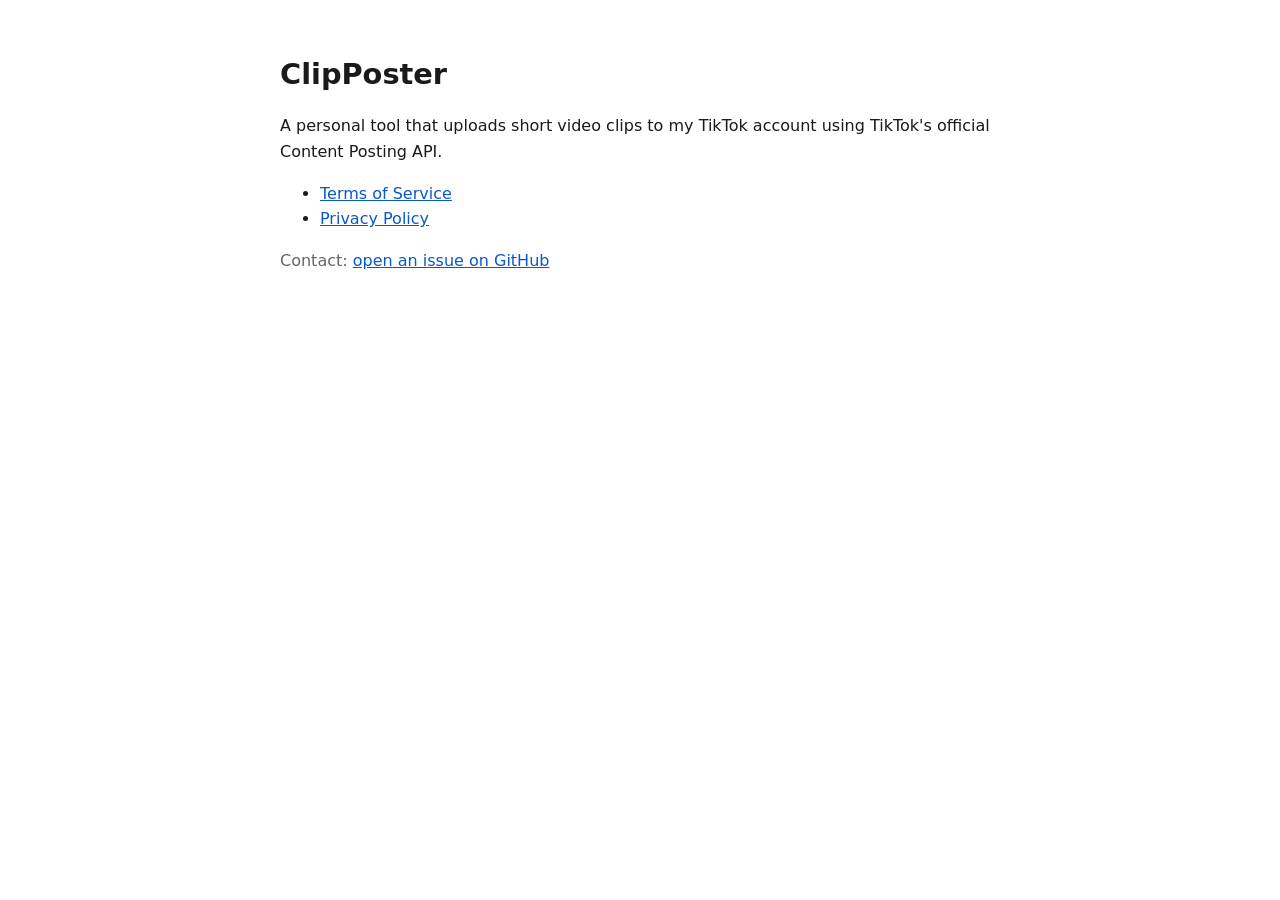
<file: docs/index.html>
<!doctype html>
<html lang="en">
<head>
<meta charset="utf-8">
<meta name="viewport" content="width=device-width, initial-scale=1">
<title>ClipPoster</title>
<link rel="stylesheet" href="style.css">
</head>
<body>
<main>
<h1>ClipPoster</h1>
<p>A personal tool that uploads short video clips to my TikTok account using TikTok's official Content Posting API.</p>
<ul>
  <li><a href="terms.html">Terms of Service</a></li>
  <li><a href="privacy.html">Privacy Policy</a></li>
</ul>
<p class="muted">Contact: <a href="https://github.com/DevPrecious/tiktok-clipper/issues">open an issue on GitHub</a></p>
</main>
</body>
</html>
</file>
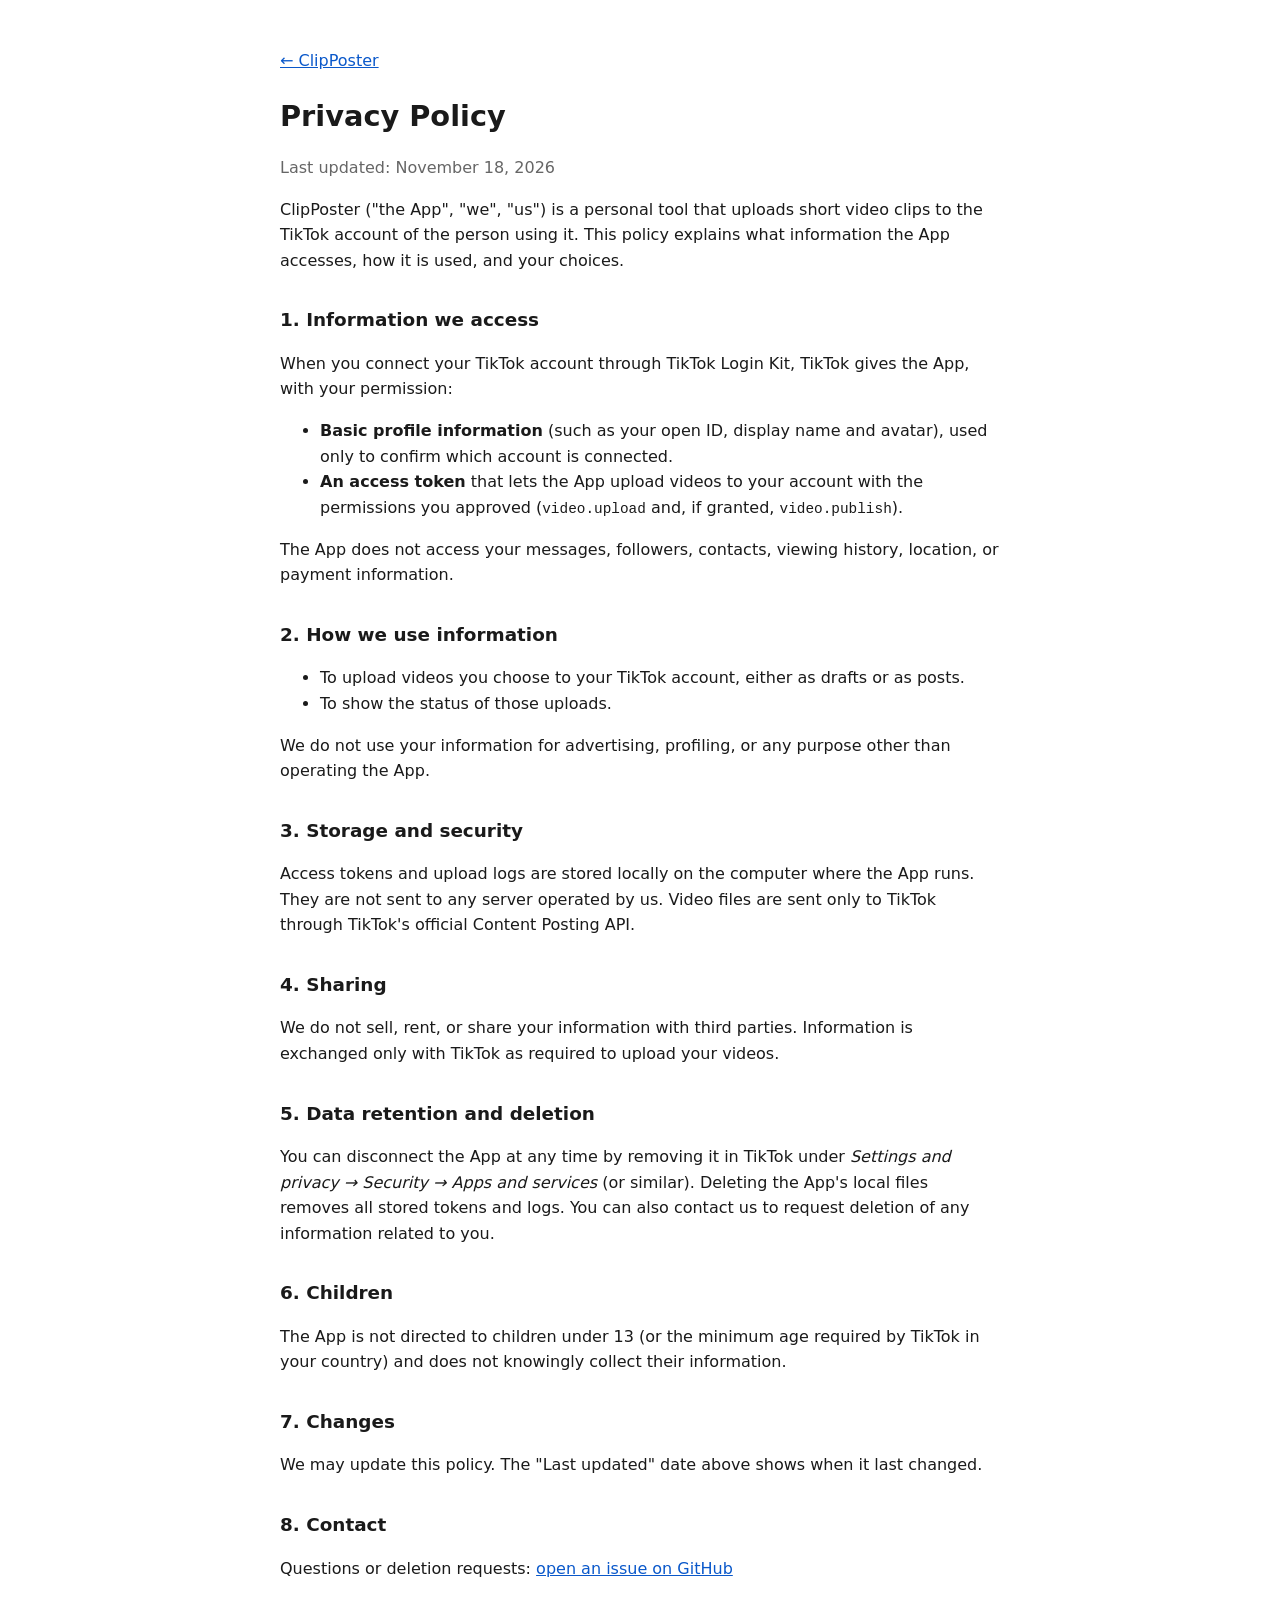
<file: docs/privacy.html>
<!doctype html>
<html lang="en">
<head>
<meta charset="utf-8">
<meta name="viewport" content="width=device-width, initial-scale=1">
<title>ClipPoster – Privacy Policy</title>
<link rel="stylesheet" href="style.css">
</head>
<body>
<main>
<p><a href="index.html">← ClipPoster</a></p>
<h1>Privacy Policy</h1>
<p class="muted">Last updated: November 18, 2026</p>

<p>ClipPoster ("the App", "we", "us") is a personal tool that uploads short video clips to the TikTok account of the person using it. This policy explains what information the App accesses, how it is used, and your choices.</p>

<h2>1. Information we access</h2>
<p>When you connect your TikTok account through TikTok Login Kit, TikTok gives the App, with your permission:</p>
<ul>
  <li><strong>Basic profile information</strong> (such as your open ID, display name and avatar), used only to confirm which account is connected.</li>
  <li><strong>An access token</strong> that lets the App upload videos to your account with the permissions you approved (<code>video.upload</code> and, if granted, <code>video.publish</code>).</li>
</ul>
<p>The App does not access your messages, followers, contacts, viewing history, location, or payment information.</p>

<h2>2. How we use information</h2>
<ul>
  <li>To upload videos you choose to your TikTok account, either as drafts or as posts.</li>
  <li>To show the status of those uploads.</li>
</ul>
<p>We do not use your information for advertising, profiling, or any purpose other than operating the App.</p>

<h2>3. Storage and security</h2>
<p>Access tokens and upload logs are stored locally on the computer where the App runs. They are not sent to any server operated by us. Video files are sent only to TikTok through TikTok's official Content Posting API.</p>

<h2>4. Sharing</h2>
<p>We do not sell, rent, or share your information with third parties. Information is exchanged only with TikTok as required to upload your videos.</p>

<h2>5. Data retention and deletion</h2>
<p>You can disconnect the App at any time by removing it in TikTok under <em>Settings and privacy → Security → Apps and services</em> (or similar). Deleting the App's local files removes all stored tokens and logs. You can also contact us to request deletion of any information related to you.</p>

<h2>6. Children</h2>
<p>The App is not directed to children under 13 (or the minimum age required by TikTok in your country) and does not knowingly collect their information.</p>

<h2>7. Changes</h2>
<p>We may update this policy. The "Last updated" date above shows when it last changed.</p>

<h2>8. Contact</h2>
<p>Questions or deletion requests: <a href="https://github.com/DevPrecious/tiktok-clipper/issues">open an issue on GitHub</a></p>
</main>
</body>
</html>
</file>
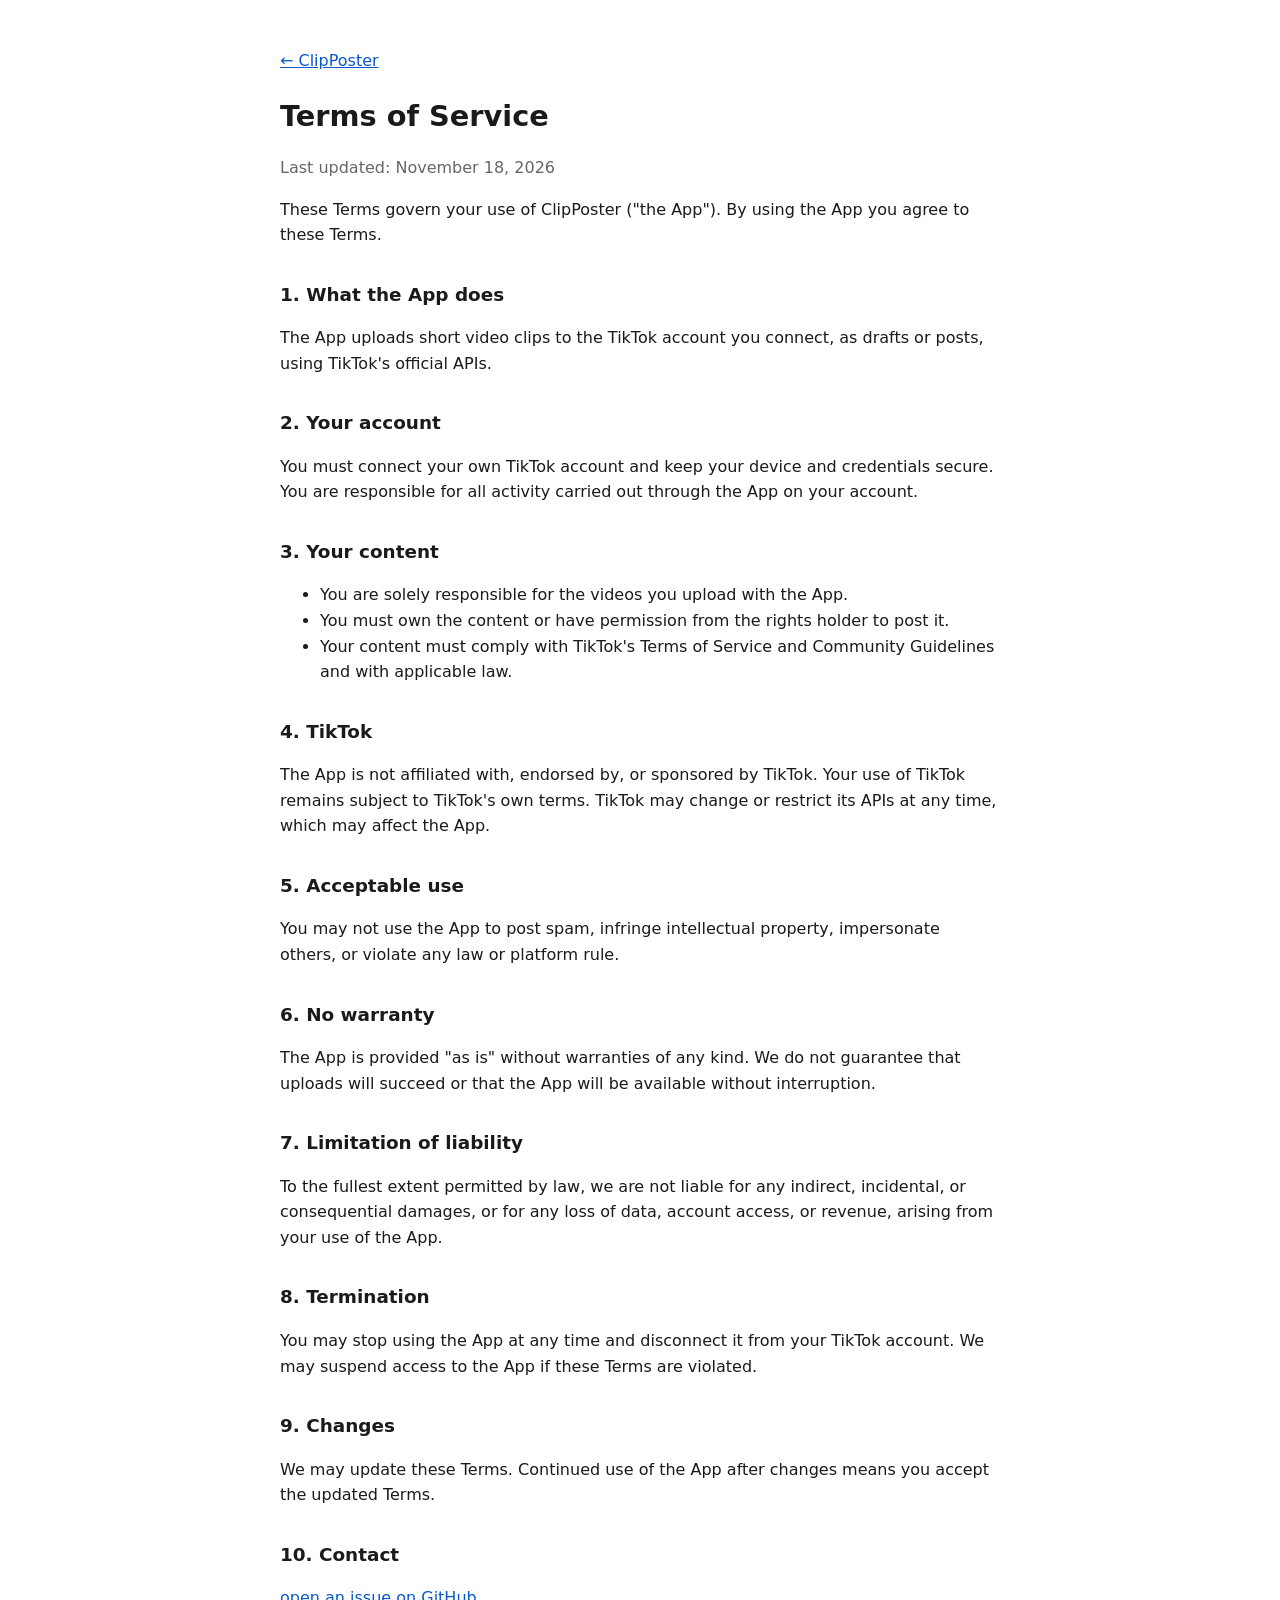
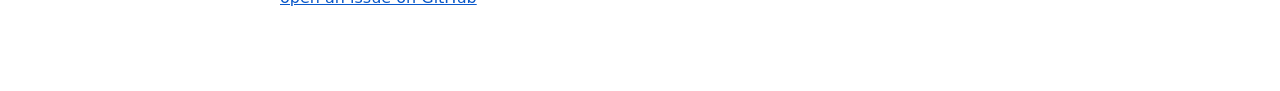
<file: docs/terms.html>
<!doctype html>
<html lang="en">
<head>
<meta charset="utf-8">
<meta name="viewport" content="width=device-width, initial-scale=1">
<title>ClipPoster – Terms of Service</title>
<link rel="stylesheet" href="style.css">
</head>
<body>
<main>
<p><a href="index.html">← ClipPoster</a></p>
<h1>Terms of Service</h1>
<p class="muted">Last updated: November 18, 2026</p>

<p>These Terms govern your use of ClipPoster ("the App"). By using the App you agree to these Terms.</p>

<h2>1. What the App does</h2>
<p>The App uploads short video clips to the TikTok account you connect, as drafts or posts, using TikTok's official APIs.</p>

<h2>2. Your account</h2>
<p>You must connect your own TikTok account and keep your device and credentials secure. You are responsible for all activity carried out through the App on your account.</p>

<h2>3. Your content</h2>
<ul>
  <li>You are solely responsible for the videos you upload with the App.</li>
  <li>You must own the content or have permission from the rights holder to post it.</li>
  <li>Your content must comply with TikTok's Terms of Service and Community Guidelines and with applicable law.</li>
</ul>

<h2>4. TikTok</h2>
<p>The App is not affiliated with, endorsed by, or sponsored by TikTok. Your use of TikTok remains subject to TikTok's own terms. TikTok may change or restrict its APIs at any time, which may affect the App.</p>

<h2>5. Acceptable use</h2>
<p>You may not use the App to post spam, infringe intellectual property, impersonate others, or violate any law or platform rule.</p>

<h2>6. No warranty</h2>
<p>The App is provided "as is" without warranties of any kind. We do not guarantee that uploads will succeed or that the App will be available without interruption.</p>

<h2>7. Limitation of liability</h2>
<p>To the fullest extent permitted by law, we are not liable for any indirect, incidental, or consequential damages, or for any loss of data, account access, or revenue, arising from your use of the App.</p>

<h2>8. Termination</h2>
<p>You may stop using the App at any time and disconnect it from your TikTok account. We may suspend access to the App if these Terms are violated.</p>

<h2>9. Changes</h2>
<p>We may update these Terms. Continued use of the App after changes means you accept the updated Terms.</p>

<h2>10. Contact</h2>
<p><a href="https://github.com/DevPrecious/tiktok-clipper/issues">open an issue on GitHub</a></p>
</main>
</body>
</html>
</file>
<file: docs/style.css>
:root { --bg: #ffffff; --fg: #1a1a1a; --muted: #666; --link: #0a58ca; }
@media (prefers-color-scheme: dark) {
  :root { --bg: #121212; --fg: #e8e8e8; --muted: #9a9a9a; --link: #6ea8fe; }
}
body { margin: 0; background: var(--bg); color: var(--fg);
  font: 16px/1.6 system-ui, -apple-system, "Segoe UI", Roboto, sans-serif; }
main { max-width: 720px; margin: 0 auto; padding: 32px 16px 64px; }
h1 { font-size: 1.8rem; margin-bottom: 0.2rem; }
h2 { font-size: 1.15rem; margin-top: 2rem; }
a { color: var(--link); }
.muted { color: var(--muted); }
code { font-size: 0.9em; }
</file>
